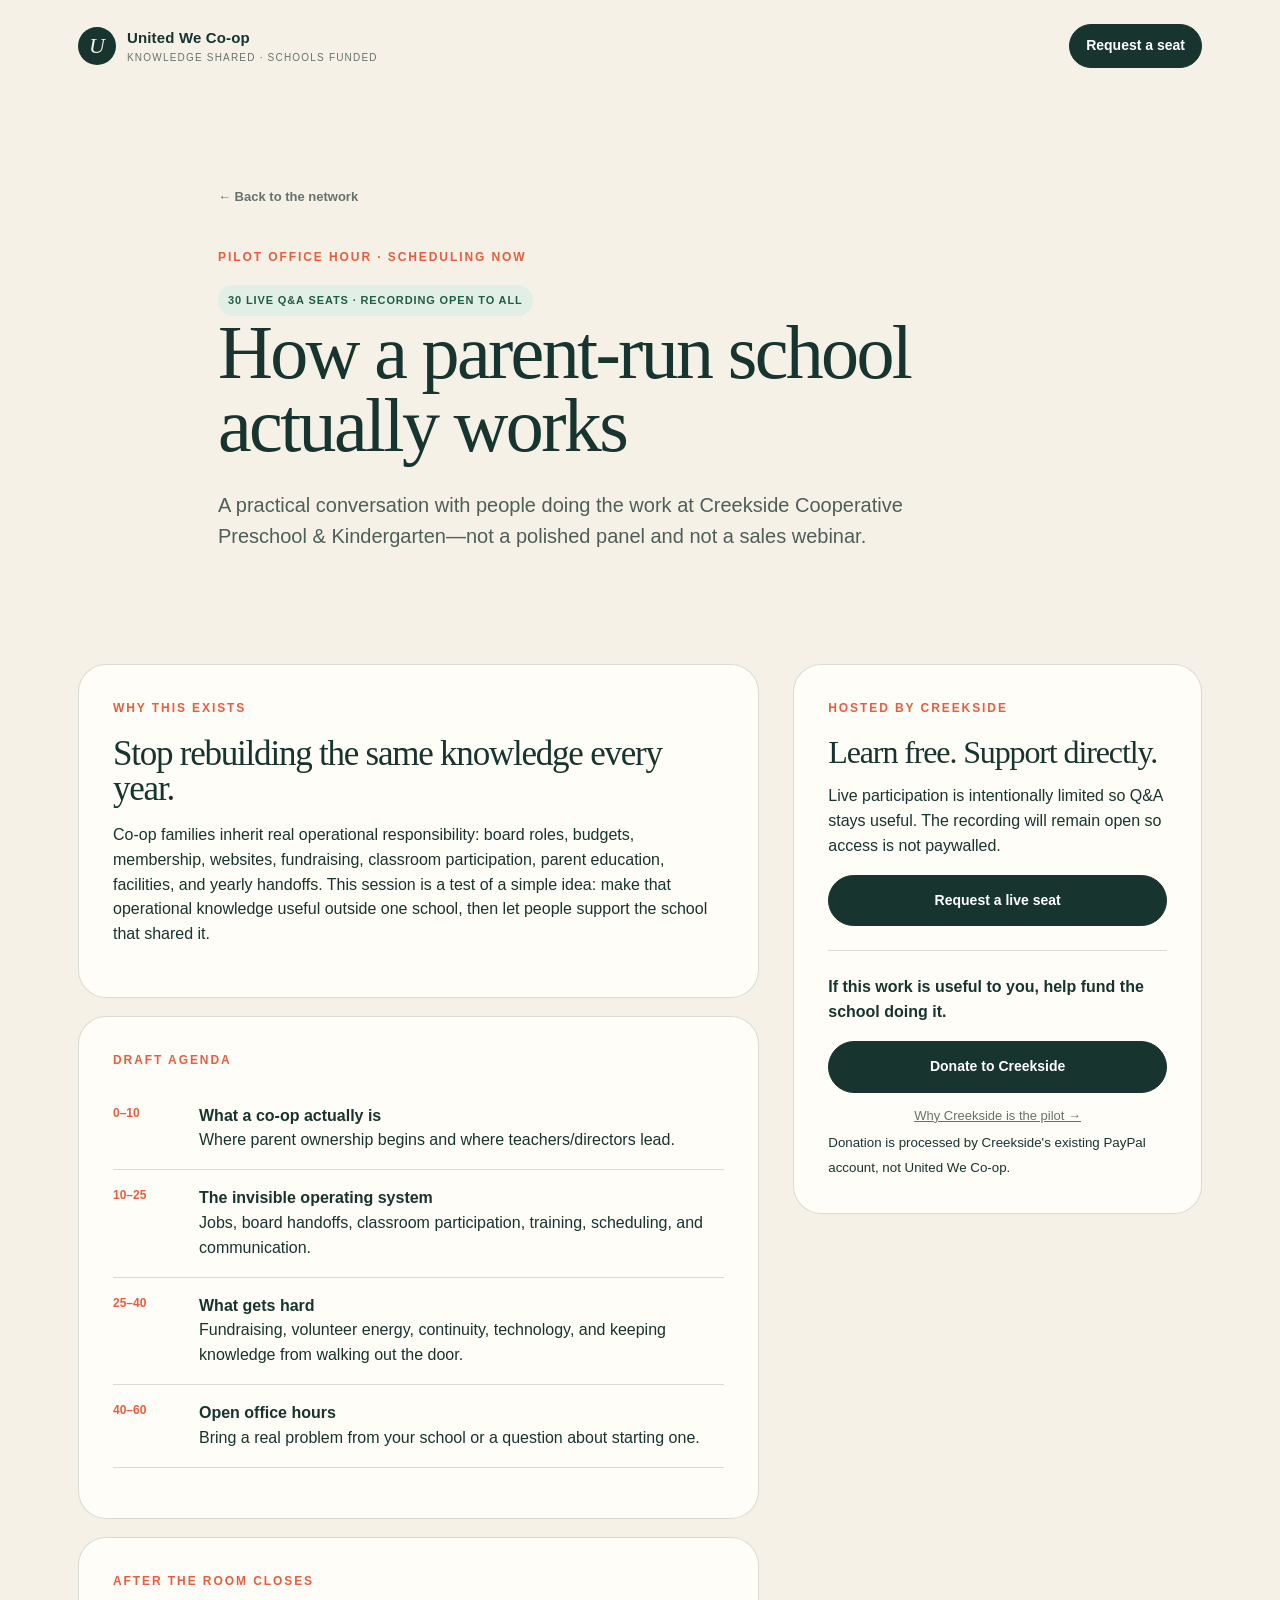
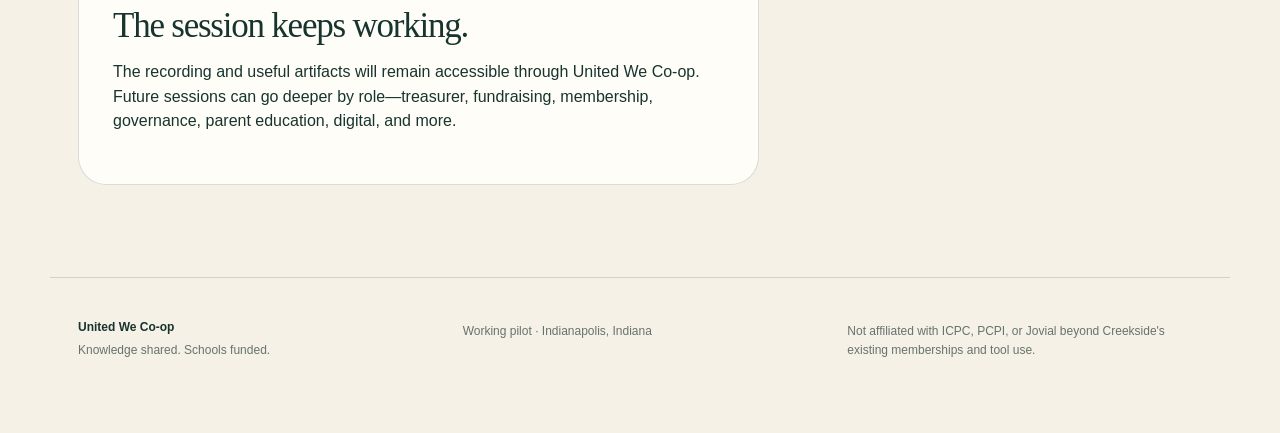
<file: events/how-a-coop-runs.html>
<!doctype html>
<html lang="en">
<head>
  <meta charset="utf-8"><meta name="viewport" content="width=device-width,initial-scale=1">
  <meta name="description" content="Pilot United We Co-op office hour: How a parent-run school actually works, hosted by Creekside Cooperative Preschool & Kindergarten.">
  <title>How a parent-run school actually works — United We Co-op</title>
  <link rel="stylesheet" href="/styles.css">
</head>
<body>
  <header class="site-header">
    <a class="brand" href="/"><span class="brand-mark">U</span><span><strong>United We Co-op</strong><small>knowledge shared · schools funded</small></span></a>
    <a class="button button-small" href="mailto:fundraising@northeastcooperative.org?subject=Reserve%20a%20seat%20-%20United%20We%20Co-op%20pilot">Request a seat</a>
  </header>
  <main>
    <section class="section subpage-hero">
      <a class="back-link" href="/">← Back to the network</a>
      <div class="eyebrow" style="margin-top:40px">Pilot office hour · scheduling now</div>
      <span class="badge">30 live Q&amp;A seats · recording open to all</span>
      <h1>How a parent-run school actually works</h1>
      <p class="lede">A practical conversation with people doing the work at Creekside Cooperative Preschool &amp; Kindergarten—not a polished panel and not a sales webinar.</p>
    </section>
    <section class="section" style="padding-top:0">
      <div class="content-grid">
        <div>
          <article class="content-card">
            <div class="eyebrow">Why this exists</div>
            <h2>Stop rebuilding the same knowledge every year.</h2>
            <p>Co-op families inherit real operational responsibility: board roles, budgets, membership, websites, fundraising, classroom participation, parent education, facilities, and yearly handoffs. This session is a test of a simple idea: make that operational knowledge useful outside one school, then let people support the school that shared it.</p>
          </article>
          <article class="content-card" style="margin-top:18px">
            <div class="eyebrow">Draft agenda</div>
            <ul class="agenda">
              <li><time>0–10</time><div><strong>What a co-op actually is</strong><br><span>Where parent ownership begins and where teachers/directors lead.</span></div></li>
              <li><time>10–25</time><div><strong>The invisible operating system</strong><br><span>Jobs, board handoffs, classroom participation, training, scheduling, and communication.</span></div></li>
              <li><time>25–40</time><div><strong>What gets hard</strong><br><span>Fundraising, volunteer energy, continuity, technology, and keeping knowledge from walking out the door.</span></div></li>
              <li><time>40–60</time><div><strong>Open office hours</strong><br><span>Bring a real problem from your school or a question about starting one.</span></div></li>
            </ul>
          </article>
          <article class="content-card" style="margin-top:18px">
            <div class="eyebrow">After the room closes</div>
            <h2>The session keeps working.</h2>
            <p>The recording and useful artifacts will remain accessible through United We Co-op. Future sessions can go deeper by role—treasurer, fundraising, membership, governance, parent education, digital, and more.</p>
          </article>
        </div>
        <aside class="content-card sticky">
          <div class="eyebrow">Hosted by Creekside</div>
          <h2 style="font-size:32px">Learn free. Support directly.</h2>
          <p>Live participation is intentionally limited so Q&amp;A stays useful. The recording will remain open so access is not paywalled.</p>
          <a class="button button-full" href="mailto:fundraising@northeastcooperative.org?subject=Reserve%20a%20seat%20-%20United%20We%20Co-op%20pilot&body=Hi%20Creekside%20team%2C%0A%0AI%27d%20like%20to%20join%20the%20United%20We%20Co-op%20pilot.%0A%0AName%3A%0ACo-op%20or%20school%3A%0ARole%3A%0A">Request a live seat</a>
          <div class="fund-divider" style="background:var(--line)"></div>
          <p><strong>If this work is useful to you, help fund the school doing it.</strong></p>
          <a class="button button-full" href="https://www.paypal.com/donate/?hosted_button_id=DT3FKRWT46ZMU" target="_blank" rel="noopener">Donate to Creekside</a>
          <a class="quiet-link" href="/schools/creekside.html">Why Creekside is the pilot →</a>
          <small>Donation is processed by Creekside's existing PayPal account, not United We Co-op.</small>
        </aside>
      </div>
    </section>
  </main>
  <footer class="site-footer"><div><strong>United We Co-op</strong><p>Knowledge shared. Schools funded.</p></div><div><p>Working pilot · Indianapolis, Indiana</p></div><div><p>Not affiliated with ICPC, PCPI, or Jovial beyond Creekside's existing memberships and tool use.</p></div></footer>
</body>
</html>
</file>
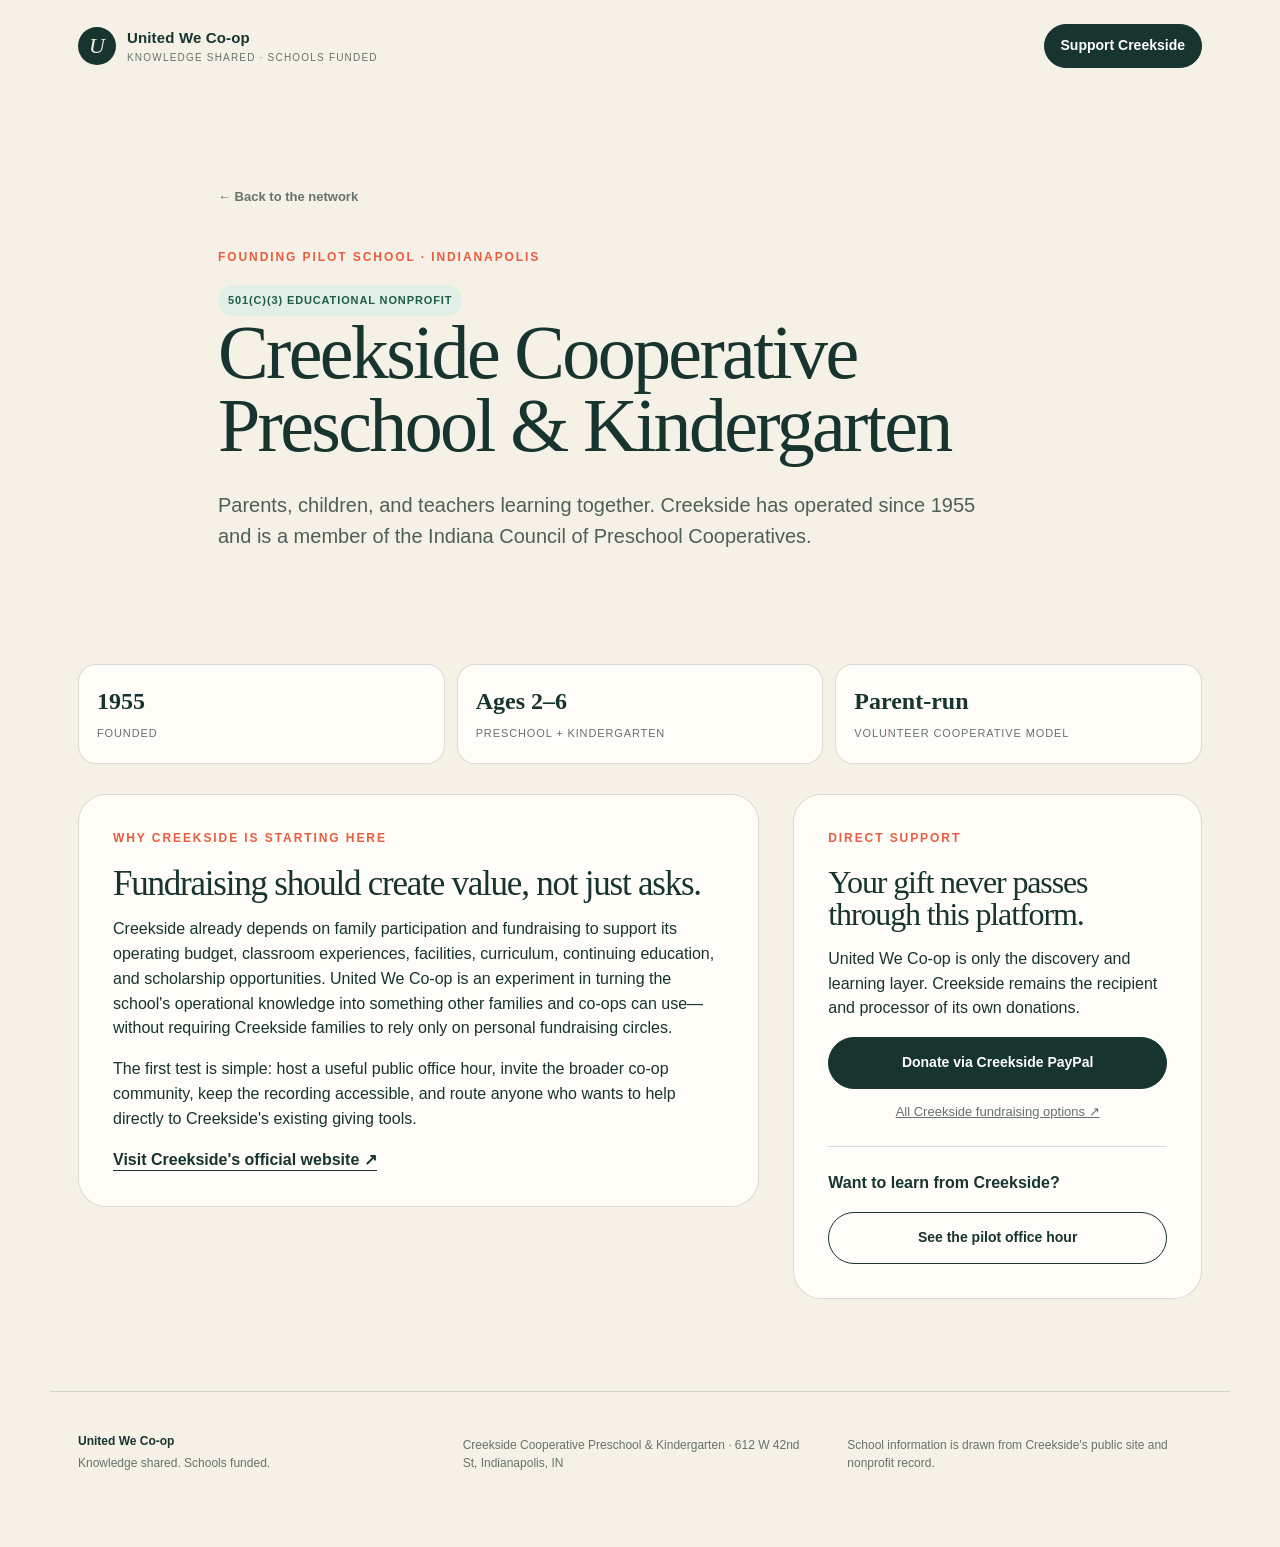
<file: schools/creekside.html>
<!doctype html>
<html lang="en">
<head>
  <meta charset="utf-8"><meta name="viewport" content="width=device-width,initial-scale=1">
  <meta name="description" content="Creekside Cooperative Preschool & Kindergarten is the pilot school for United We Co-op.">
  <title>Creekside — United We Co-op</title>
  <link rel="stylesheet" href="/styles.css">
</head>
<body>
  <header class="site-header">
    <a class="brand" href="/"><span class="brand-mark">U</span><span><strong>United We Co-op</strong><small>knowledge shared · schools funded</small></span></a>
    <a class="button button-small" href="https://www.paypal.com/donate/?hosted_button_id=DT3FKRWT46ZMU" target="_blank" rel="noopener">Support Creekside</a>
  </header>
  <main>
    <section class="section subpage-hero">
      <a class="back-link" href="/">← Back to the network</a>
      <div class="eyebrow" style="margin-top:40px">Founding pilot school · Indianapolis</div>
      <span class="badge">501(c)(3) educational nonprofit</span>
      <h1>Creekside Cooperative Preschool &amp; Kindergarten</h1>
      <p class="lede">Parents, children, and teachers learning together. Creekside has operated since 1955 and is a member of the Indiana Council of Preschool Cooperatives.</p>
    </section>
    <section class="section" style="padding-top:0">
      <div class="school-facts">
        <div><strong>1955</strong><span>Founded</span></div>
        <div><strong>Ages 2–6</strong><span>Preschool + kindergarten</span></div>
        <div><strong>Parent-run</strong><span>Volunteer cooperative model</span></div>
      </div>
      <div class="content-grid" style="margin-top:30px">
        <article class="content-card">
          <div class="eyebrow">Why Creekside is starting here</div>
          <h2>Fundraising should create value, not just asks.</h2>
          <p>Creekside already depends on family participation and fundraising to support its operating budget, classroom experiences, facilities, curriculum, continuing education, and scholarship opportunities. United We Co-op is an experiment in turning the school's operational knowledge into something other families and co-ops can use—without requiring Creekside families to rely only on personal fundraising circles.</p>
          <p>The first test is simple: host a useful public office hour, invite the broader co-op community, keep the recording accessible, and route anyone who wants to help directly to Creekside's existing giving tools.</p>
          <a class="text-link" href="https://creeksidecoop.org/" target="_blank" rel="noopener">Visit Creekside's official website ↗</a>
        </article>
        <aside class="content-card sticky">
          <div class="eyebrow">Direct support</div>
          <h2 style="font-size:32px">Your gift never passes through this platform.</h2>
          <p>United We Co-op is only the discovery and learning layer. Creekside remains the recipient and processor of its own donations.</p>
          <a class="button button-full" href="https://www.paypal.com/donate/?hosted_button_id=DT3FKRWT46ZMU" target="_blank" rel="noopener">Donate via Creekside PayPal</a>
          <a class="quiet-link" href="https://creeksidecoop.org/fundraising/" target="_blank" rel="noopener">All Creekside fundraising options ↗</a>
          <div class="fund-divider" style="background:var(--line)"></div>
          <p><strong>Want to learn from Creekside?</strong></p>
          <a class="button button-ghost button-full" href="/events/how-a-coop-runs.html">See the pilot office hour</a>
        </aside>
      </div>
    </section>
  </main>
  <footer class="site-footer"><div><strong>United We Co-op</strong><p>Knowledge shared. Schools funded.</p></div><div><p>Creekside Cooperative Preschool &amp; Kindergarten · 612 W 42nd St, Indianapolis, IN</p></div><div><p>School information is drawn from Creekside's public site and nonprofit record.</p></div></footer>
</body>
</html>
</file>
<file: styles.css>
:root{
  --ink:#17342f;--muted:#66736d;--paper:#f6f1e7;--paper-2:#ede5d6;--card:#fffdf7;
  --accent:#e85d3f;--accent-2:#efb95c;--green:#245e50;--line:rgba(23,52,47,.16);
  --shadow:0 20px 60px rgba(35,53,44,.10);--radius:26px;--max:1180px
}
*{box-sizing:border-box}html{scroll-behavior:smooth}body{margin:0;background:var(--paper);color:var(--ink);font-family:Inter,ui-sans-serif,-apple-system,BlinkMacSystemFont,"Segoe UI",sans-serif;line-height:1.55}
a{color:inherit}.skip-link{position:absolute;left:-9999px}.skip-link:focus{left:1rem;top:1rem;background:#fff;padding:.8rem 1rem;z-index:100}
.site-header{max-width:var(--max);margin:auto;padding:24px 28px;display:flex;align-items:center;gap:26px;position:relative;z-index:4}
.brand{display:flex;align-items:center;gap:11px;text-decoration:none;margin-right:auto}.brand-mark{display:grid;place-items:center;width:38px;height:38px;border-radius:50%;background:var(--ink);color:var(--paper);font-family:Georgia,serif;font-size:22px;font-style:italic}.brand strong,.brand small{display:block}.brand strong{font-size:15px;letter-spacing:.01em}.brand small{font-size:10px;color:var(--muted);text-transform:uppercase;letter-spacing:.12em}
.nav{display:flex;gap:24px}.nav a{text-decoration:none;font-size:14px;color:var(--muted)}.nav a:hover{color:var(--ink)}
.section{max-width:var(--max);margin:auto;padding:92px 28px}.hero{padding-top:86px}.hero-grid{display:grid;grid-template-columns:1.35fr .65fr;gap:64px;align-items:center}.eyebrow{font-size:12px;font-weight:800;letter-spacing:.16em;text-transform:uppercase;color:var(--accent);margin-bottom:18px}
h1,h2,h3,p{margin-top:0}h1,h2{font-family:Georgia,"Times New Roman",serif;font-weight:500;letter-spacing:-.035em}h1{font-size:clamp(50px,7vw,88px);line-height:.96;max-width:900px;margin-bottom:28px}h2{font-size:clamp(38px,5vw,64px);line-height:1.02;margin-bottom:16px}h3{font-size:21px;line-height:1.2}.lede{font-size:20px;max-width:760px;color:#4e5e58}.hero-actions,.event-actions,.closing-actions{display:flex;align-items:center;gap:18px;flex-wrap:wrap;margin-top:32px}
.button{display:inline-flex;align-items:center;justify-content:center;border-radius:999px;background:var(--ink);color:white;padding:14px 20px;text-decoration:none;font-weight:750;font-size:14px;border:1px solid var(--ink);transition:.2s transform,.2s background}.button:hover{transform:translateY(-2px);background:#0d2823}.button-small{padding:10px 16px}.button-ghost{background:transparent;color:var(--ink)}.button-ghost:hover{background:rgba(23,52,47,.06)}.button-full{width:100%}.text-link{font-weight:750;text-decoration:none;border-bottom:1px solid currentColor;padding-bottom:2px}.quiet-link{display:block;text-align:center;margin:13px 0 4px;font-size:13px;color:var(--muted)}
.trust-row{display:flex;gap:10px;flex-wrap:wrap;margin-top:36px}.trust-row span,.pill{font-size:11px;font-weight:800;letter-spacing:.07em;text-transform:uppercase;border:1px solid var(--line);border-radius:999px;padding:8px 11px;background:rgba(255,255,255,.32)}
.hero-card{background:var(--ink);color:#f9f2e6;border-radius:34px;padding:34px;box-shadow:var(--shadow);transform:rotate(1.2deg)}.loop-label{font-size:11px;letter-spacing:.2em;color:#efb95c;font-weight:900}.loop{list-style:none;padding:0;margin:24px 0}.loop li{display:grid;grid-template-columns:34px 1fr;gap:12px;padding:17px 0;border-bottom:1px solid rgba(255,255,255,.14)}.loop li b{width:28px;height:28px;border-radius:50%;border:1px solid rgba(255,255,255,.4);display:grid;place-items:center;font-size:12px}.loop li span{font-size:15px;color:#e9e6dc}.loop li strong{color:white}.loop-note{font-family:Georgia,serif;font-size:19px;line-height:1.35;margin:22px 0 0;color:#fff}
.signal-strip{background:var(--accent);color:#fff;padding:22px 28px;text-align:center}.signal-strip p{margin:0;font-size:16px}
.section-heading{display:flex;justify-content:space-between;gap:50px;align-items:end;margin-bottom:42px}.section-heading>div{max-width:760px}.section-heading>p{max-width:380px;color:var(--muted)}.section-heading.narrow{display:block;max-width:820px}
.event-feature{display:grid;grid-template-columns:1.3fr .7fr;border:1px solid var(--line);background:var(--card);border-radius:32px;overflow:hidden;box-shadow:var(--shadow)}.event-main{padding:48px}.event-main h3{font-family:Georgia,serif;font-size:44px;letter-spacing:-.03em;margin:22px 0 16px}.event-main>p:not(.event-meta){font-size:18px;color:#53645e;max-width:680px}.event-meta{margin:18px 0 0;font-size:12px;color:var(--muted);font-weight:700;text-transform:uppercase;letter-spacing:.08em}.fund-card{padding:40px;background:var(--green);color:#f7f1e6}.fund-label{font-size:10px;font-weight:900;letter-spacing:.14em;text-transform:uppercase;color:#efc77f}.fund-card h3{font-family:Georgia,serif;font-size:29px;margin:15px 0}.fund-card p{color:#e1e9e4}.fund-divider{height:1px;background:rgba(255,255,255,.2);margin:24px 0}.fund-prompt{font-size:16px}.fund-card .button{background:#fff;color:var(--green);border-color:#fff}.fund-card .quiet-link,.fund-card small{color:#d5e2dc}.fund-card small{display:block;font-size:11px;line-height:1.45;margin-top:14px}
.section-tint{max-width:none;background:var(--paper-2);padding-left:max(28px,calc((100vw - var(--max))/2 + 28px));padding-right:max(28px,calc((100vw - var(--max))/2 + 28px))}
.steps-grid,.scale-grid{display:grid;grid-template-columns:repeat(4,1fr);gap:1px;background:var(--line);border:1px solid var(--line);border-radius:26px;overflow:hidden}.steps-grid article,.scale-grid article{background:var(--paper-2);padding:30px}.steps-grid h3,.scale-grid strong{margin:15px 0 10px;display:block}.steps-grid p,.scale-grid p{color:var(--muted);font-size:14px}.step-no{font-family:Georgia,serif;font-size:15px;color:var(--accent)}.principle{margin-top:24px;border-left:4px solid var(--accent);padding:20px 24px;background:rgba(255,255,255,.35);display:grid;grid-template-columns:180px 1fr;gap:18px}.principle span{font-size:11px;font-weight:900;letter-spacing:.14em}.principle p{margin:0;max-width:760px}
.role-grid{display:grid;grid-template-columns:repeat(3,1fr);gap:14px}.role-grid article{background:var(--card);border:1px solid var(--line);border-radius:22px;padding:26px;min-height:180px}.role-grid article span{font-size:11px;color:var(--accent);font-weight:900}.role-grid h3{margin:28px 0 8px}.role-grid p{font-size:14px;color:var(--muted)}
.network-section{display:grid;grid-template-columns:.85fr 1.15fr;gap:50px;align-items:start}.network-copy{padding-top:20px}.network-copy p{color:var(--muted);font-size:17px}.network-map{display:grid;grid-template-columns:1fr 1fr;gap:12px;position:relative}.network-node{display:flex;flex-direction:column;gap:4px;padding:22px;border-radius:20px;border:1px solid var(--line);background:var(--card);text-decoration:none;min-height:105px}.network-node small{color:var(--muted)}.primary-node{grid-column:1/-1;background:var(--ink);color:white}.primary-node small{color:#d7e1dd}.network-disclaimer{grid-column:1/-1;font-size:11px;color:var(--muted);margin:0}
.scale-grid article{background:var(--paper-2)}.scale-grid strong{font-family:Georgia,serif;font-size:23px}.big-line{font-family:Georgia,serif;font-size:clamp(28px,4vw,48px);line-height:1.12;margin:60px auto 0;max-width:1000px;text-align:center}.big-line em{color:var(--accent)}
.faq-section{display:grid;grid-template-columns:.7fr 1.3fr;gap:70px}.faq-list details{border-top:1px solid var(--line);padding:20px 0}.faq-list details:last-child{border-bottom:1px solid var(--line)}summary{cursor:pointer;font-weight:800;font-size:16px}.faq-list p{color:var(--muted);padding-top:12px;max-width:680px}
.closing{padding-top:40px}.closing-card{background:var(--accent-2);border-radius:34px;padding:50px;display:flex;align-items:end;justify-content:space-between;gap:30px}.closing-card h2{max-width:760px}.closing-card p{max-width:660px}.closing-card .eyebrow{color:var(--ink)}
.site-footer{max-width:var(--max);margin:auto;padding:40px 28px 70px;border-top:1px solid var(--line);display:grid;grid-template-columns:1fr 1fr 1fr;gap:30px;font-size:12px;color:var(--muted)}.site-footer strong{color:var(--ink)}.site-footer p{margin:4px 0}
.subpage-hero{max-width:900px}.subpage-hero h1{font-size:clamp(48px,6vw,76px)}.back-link{font-size:13px;text-decoration:none;color:var(--muted);font-weight:700}.content-grid{display:grid;grid-template-columns:1.25fr .75fr;gap:34px;align-items:start}.content-card{border:1px solid var(--line);background:var(--card);border-radius:28px;padding:34px}.content-card h2{font-size:35px}.agenda{list-style:none;padding:0}.agenda li{padding:16px 0;border-bottom:1px solid var(--line);display:grid;grid-template-columns:70px 1fr;gap:16px}.agenda time{font-size:12px;font-weight:800;color:var(--accent)}.sticky{position:sticky;top:24px}
.badge{display:inline-flex;align-items:center;gap:6px;border-radius:999px;padding:7px 10px;background:#e2efe7;color:#1e5d46;font-size:11px;font-weight:900;text-transform:uppercase;letter-spacing:.08em}
.school-facts{display:grid;grid-template-columns:repeat(3,1fr);gap:12px}.school-facts div{border:1px solid var(--line);border-radius:18px;padding:18px;background:var(--card)}.school-facts strong{display:block;font-family:Georgia,serif;font-size:24px}.school-facts span{font-size:11px;color:var(--muted);text-transform:uppercase;letter-spacing:.08em}
@media(max-width:900px){.nav{display:none}.site-header{padding:18px}.hero-grid,.event-feature,.network-section,.faq-section,.content-grid{grid-template-columns:1fr}.hero{padding-top:58px}.hero-card{transform:none}.section{padding:66px 20px}.section-tint{padding-left:20px;padding-right:20px}.section-heading{display:block}.steps-grid,.scale-grid{grid-template-columns:1fr 1fr}.role-grid{grid-template-columns:1fr 1fr}.closing-card{display:block}.site-footer{grid-template-columns:1fr}.sticky{position:static}}
@media(max-width:600px){h1{font-size:49px}.site-header .button-small{display:none}.steps-grid,.scale-grid,.role-grid,.school-facts{grid-template-columns:1fr}.event-main,.fund-card,.closing-card{padding:28px}.event-main h3{font-size:36px}.principle{grid-template-columns:1fr}.network-map{grid-template-columns:1fr}.primary-node{grid-column:auto}.trust-row{gap:7px}}

/* Focused homepage pass */
.hero-tight{padding-top:54px;padding-bottom:64px}
.hero-tight .hero-grid{grid-template-columns:1.05fr .95fr;gap:44px}
.hero-tight h1{font-size:clamp(46px,6.2vw,78px);max-width:760px}
.hero-visual,.context-art{margin:0;border-radius:30px;overflow:hidden;box-shadow:var(--shadow);border:1px solid var(--line);background:var(--card)}
.hero-visual img,.context-art img{display:block;width:100%;height:auto}
.compact-section{padding-top:70px;padding-bottom:70px}
.quick-paths article{min-height:0}
.quick-paths h3{margin-top:18px}
.pilot-section{padding-top:74px;padding-bottom:74px}
.pilot-grid{max-width:var(--max);margin:auto;display:grid;grid-template-columns:1fr .92fr;gap:46px;align-items:center}
.small-lede{font-size:18px}
.give-box{margin-top:32px;padding:24px;border-radius:22px;background:var(--green);color:#f7f1e6;box-shadow:var(--shadow)}
.give-box strong{font-family:Georgia,serif;font-size:25px;line-height:1.2;display:block}
.give-box p{color:#dce6e1;margin:10px 0 18px}
.give-box .button{background:#fff;color:var(--green);border-color:#fff}
.compact-closing{padding-top:46px}
@media(max-width:900px){
  .hero-tight .hero-grid,.pilot-grid{grid-template-columns:1fr}
  .hero-visual{order:-1}
}
@media(max-width:600px){
  .hero-tight{padding-top:26px}
  .hero-tight h1{font-size:44px}
  .hero-actions .button{width:100%}
  .hero-visual,.context-art{border-radius:22px}
  .signal-strip p{font-size:14px}
}
</file>
